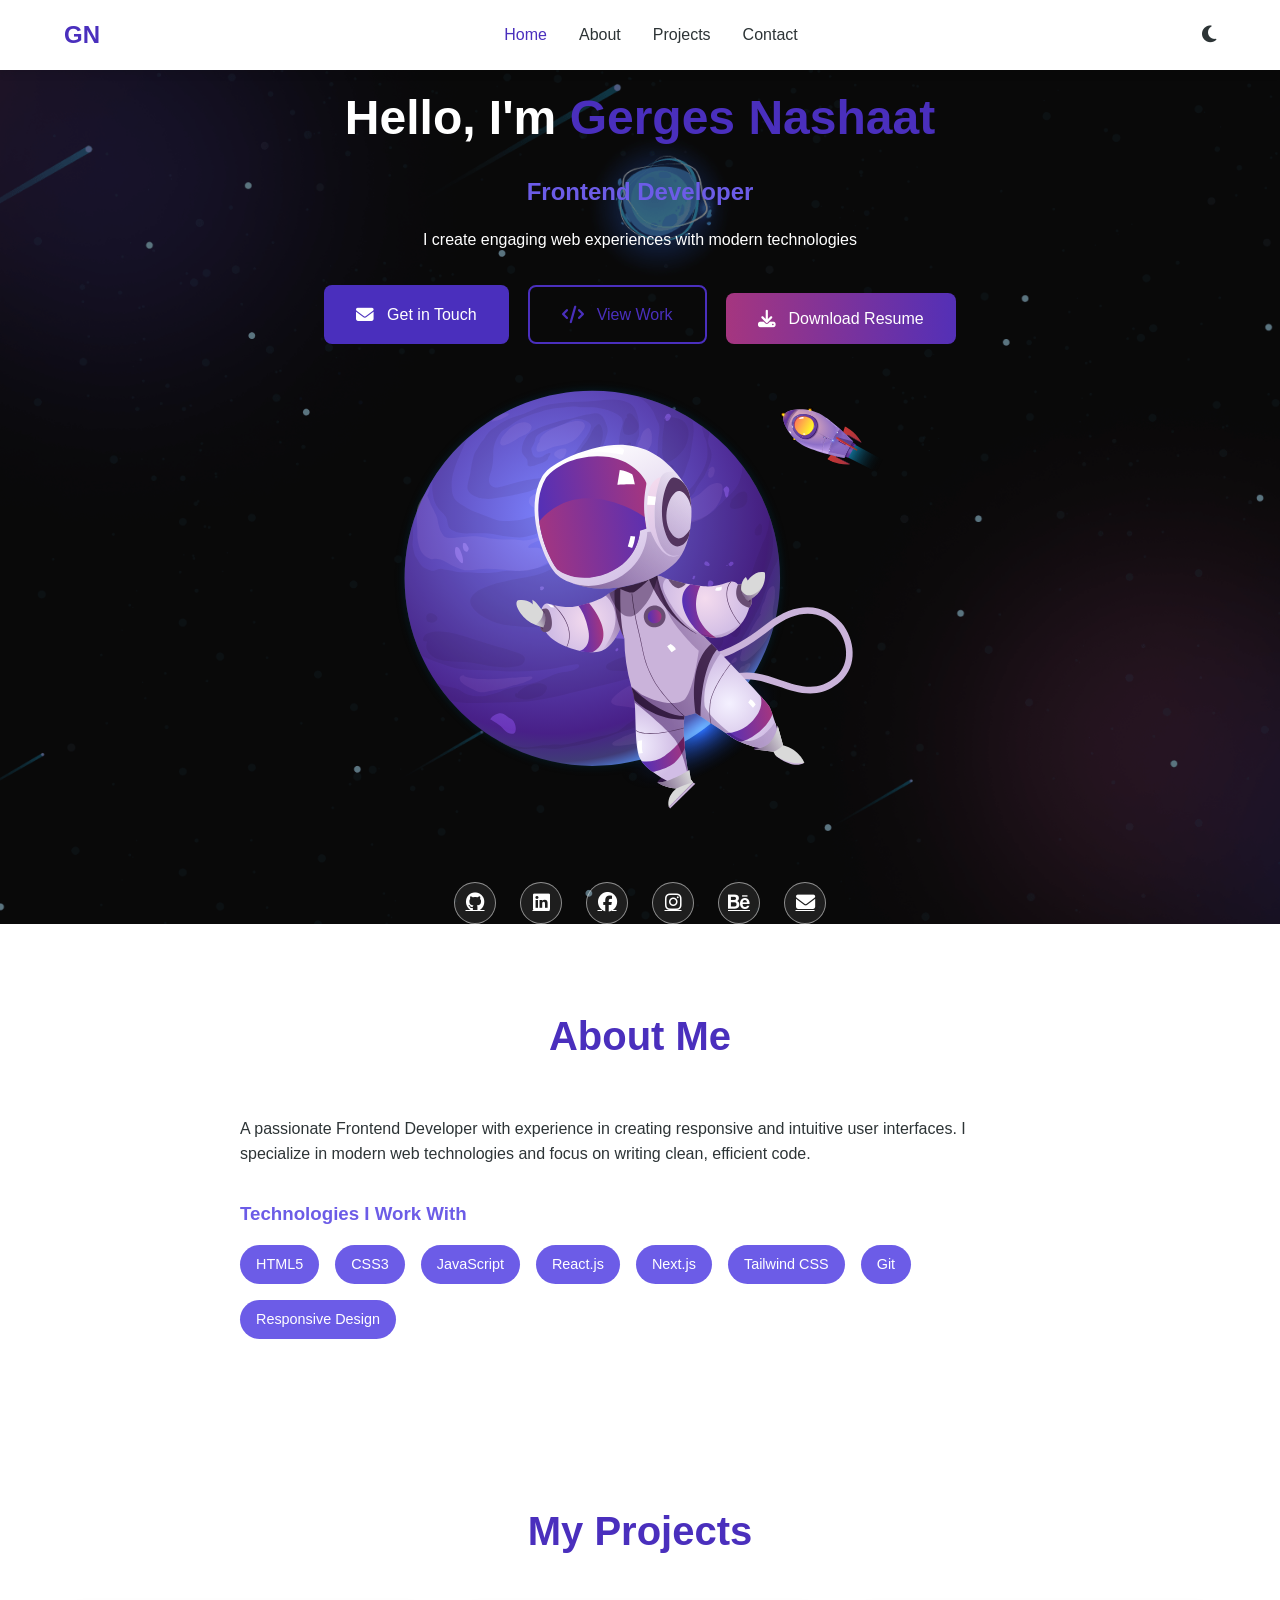
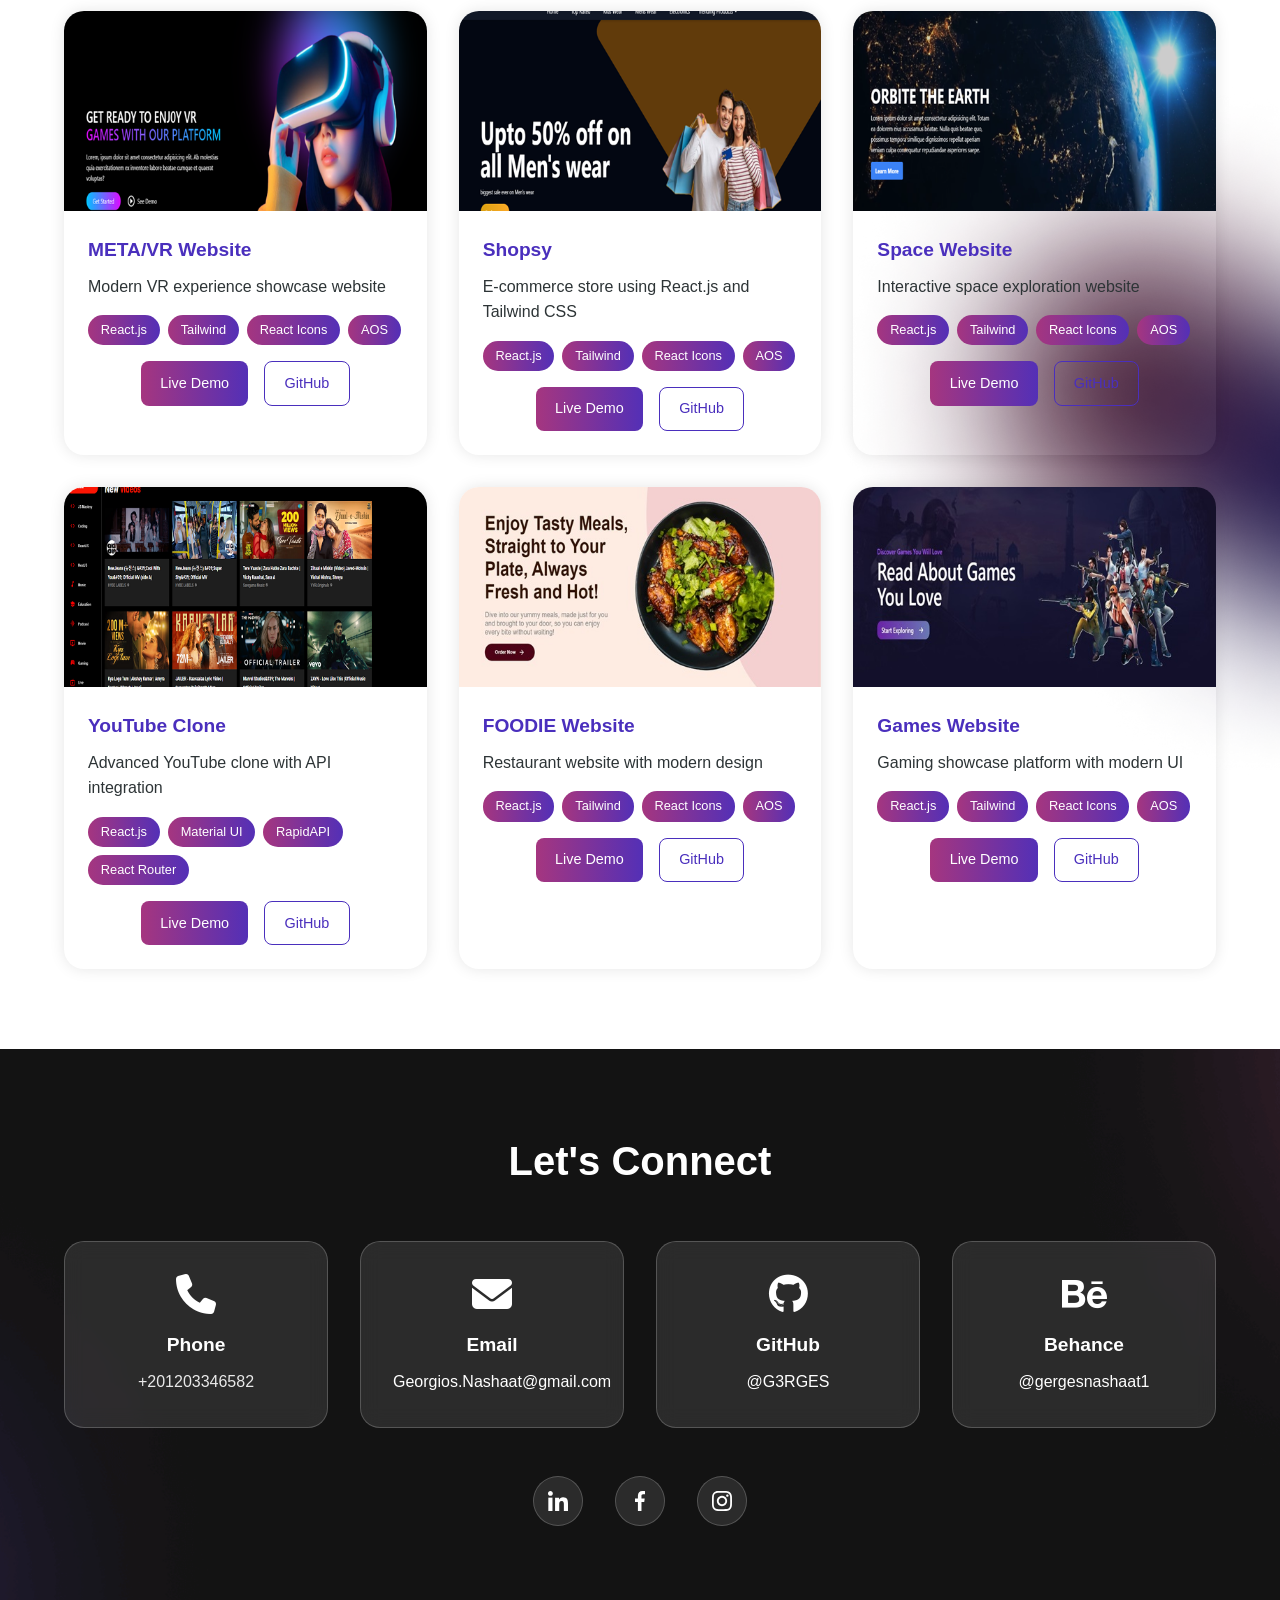
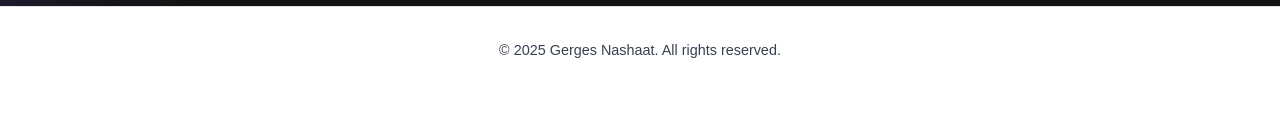
<file: index.html>
<!DOCTYPE html>
<html lang="en">
  <head>
    <meta charset="UTF-8" />
    <meta name="viewport" content="width=device-width, initial-scale=1.0" />
    <link
      rel="shortcut icon"
      href="./assets/img/header-img.svg"
      type="image/x-icon"
    />
    <title>Gerges Nashaat - Portfolio</title>
    <!-- CSS Files -->
    <link rel="stylesheet" href="css/styles.css" />
    <link rel="stylesheet" href="css/animations.css" />
    <!-- Font Awesome -->
    <link
      rel="stylesheet"
      href="https://cdnjs.cloudflare.com/ajax/libs/font-awesome/6.4.0/css/all.min.css"
    />
    <!-- Google Fonts -->
    <link
      href="https://fonts.googleapis.com/css2?family=Poppins:wght@400;500;600;700&display=swap"
      rel="stylesheet"
    />

    <!-- Manifest -->
    <link rel="manifest" href="./manifest.json" />
  </head>
  <body>
    <!-- Navigation -->
    <nav class="navbar">
      <div class="nav-brand">GN</div>
      <div class="nav-menu">
        <a href="#home" class="nav-link active">Home</a>
        <a href="#about" class="nav-link">About</a>
        <a href="#projects" class="nav-link">Projects</a>
        <a href="#contact" class="nav-link">Contact</a>
      </div>
      <div class="theme-toggle">
        <i class="fas fa-moon"></i>
      </div>
    </nav>

    <!-- Hero Section -->
    <section id="home" class="hero">
      <div class="hero-content" style="margin-top: 80px">
        <h1>Hello, I'm <span class="highlight">Gerges Nashaat</span></h1>
        <h2>Frontend Developer</h2>
        <p>I create engaging web experiences with modern technologies</p>
        <div class="cta-buttons">
          <a href="#contact" class="btn primary">
            <i class="fas fa-envelope"></i> Get in Touch
          </a>
          <a href="#projects" class="btn secondary">
            <i class="fas fa-code"></i> View Work
          </a>
          <a
            href="https://drive.google.com/file/d/1QNKcE3IFtMbjqRCV75UNqt_eO3OHC0xM/view?usp=sharing"
            target="_blank"
            rel="noopener noreferrer"
            class="btn primary resume-btn"
            onclick="downloadCV(); return false;"
          >
            <i class="fas fa-download"></i> Download Resume
          </a>
        </div>
      </div>
      <div class="hero-image">
        <img src="assets/img/header-img.svg" alt="Hero Illustration" />
      </div>
      <div class="social-links">
        <a
          href="https://github.com/G3RGES"
          target="_blank"
          rel="noopener noreferrer"
        >
          <i class="fab fa-github"></i>
        </a>
        <a
          href="https://www.linkedin.com/in/gergesnashaat/"
          target="_blank"
          rel="noopener noreferrer"
        >
          <i class="fab fa-linkedin"></i>
        </a>
        <a
          href="https://www.facebook.com/gerges.nashaat.95"
          target="_blank"
          rel="noopener noreferrer"
        >
          <i class="fab fa-facebook"></i>
        </a>
        <a
          href="https://www.instagram.com/gergesnashaat/"
          target="_blank"
          rel="noopener noreferrer"
        >
          <i class="fab fa-instagram"></i>
        </a>
        <a
          href="https://www.behance.net/gergesnashaat1"
          target="_blank"
          rel="noopener noreferrer"
        >
          <i class="fab fa-behance"></i>
        </a>
        <a href="mailto:Georgios.Nashaat@gmail.com">
          <i class="fas fa-envelope"></i>
        </a>
      </div>
    </section>

    <!-- About Section -->
    <section id="about" class="about">
      <h2 class="section-title">About Me</h2>
      <div class="about-content">
        <div class="about-text">
          <p>
            A passionate Frontend Developer with experience in creating
            responsive and intuitive user interfaces. I specialize in modern web
            technologies and focus on writing clean, efficient code.
          </p>
          <div class="skills">
            <div class="skill-category">
              <h3>Technologies I Work With</h3>
              <div class="skill-items">
                <span class="skill-item">HTML5</span>
                <span class="skill-item">CSS3</span>
                <span class="skill-item">JavaScript</span>
                <span class="skill-item">React.js</span>
                <span class="skill-item">Next.js</span>
                <span class="skill-item">Tailwind CSS</span>
                <span class="skill-item">Git</span>
                <span class="skill-item">Responsive Design</span>
              </div>
            </div>
          </div>
        </div>
      </div>
    </section>

    <!-- Projects Section -->
    <section id="projects" class="projects">
      <h2 class="section-title">My Projects</h2>
      <div class="project-grid">
        <!-- Project cards will be dynamically added here -->
      </div>
    </section>

    <!-- Contact Section -->
    <section id="contact" class="contact">
      <h2 class="section-title">Let's Connect</h2>
      <div class="contact-content">
        <div class="contact-grid">
          <div class="contact-card">
            <i class="fas fa-phone"></i>
            <h3>Phone</h3>
            <p>+201203346582</p>
          </div>
          <div class="contact-card">
            <i class="fas fa-envelope"></i>
            <h3>Email</h3>
            <a href="mailto:Georgios.Nashaat@gmail.com"
              >Georgios.Nashaat@gmail.com</a
            >
          </div>
          <div class="contact-card">
            <i class="fab fa-github"></i>
            <h3>GitHub</h3>
            <a
              href="https://github.com/G3RGES"
              target="_blank"
              rel="noopener noreferrer"
              >@G3RGES</a
            >
          </div>
          <div class="contact-card">
            <i class="fab fa-behance"></i>
            <h3>Behance</h3>
            <a
              href="https://www.behance.net/gergesnashaat1"
              target="_blank"
              rel="noopener noreferrer"
              >@gergesnashaat1</a
            >
          </div>
        </div>
        <div
          class="social-links"
          style="margin-top: 3rem; justify-content: center"
        >
          <a
            href="https://www.linkedin.com/in/gergesnashaat/"
            target="_blank"
            rel="noopener noreferrer"
          >
            <img src="assets/img/nav-icon1.svg" alt="LinkedIn" />
          </a>
          <a
            href="https://www.facebook.com/gerges.nashaat.95"
            target="_blank"
            rel="noopener noreferrer"
          >
            <img src="assets/img/nav-icon2.svg" alt="Facebook" />
          </a>
          <a
            href="https://www.instagram.com/gergesnashaat/"
            target="_blank"
            rel="noopener noreferrer"
          >
            <img src="assets/img/nav-icon3.svg" alt="Instagram" />
          </a>
        </div>
      </div>
    </section>

    <!-- Footer -->
    <footer class="footer">
      <div class="footer-content">
        <p>&copy; 2025 Gerges Nashaat. All rights reserved.</p>
      </div>
    </footer>

    <!-- JavaScript Files -->
    <script src="js/main.js"></script>
    <script src="js/animations.js"></script>
    <script src="js/projects.js"></script>
    <script>
      window.addEventListener("load", () => {
        navigator.serviceWorker.register("./sw.js").then((reg) => {
          console.log("Service Worker registered.", reg);
        });
      });
    </script>
  </body>
</html>
</file>
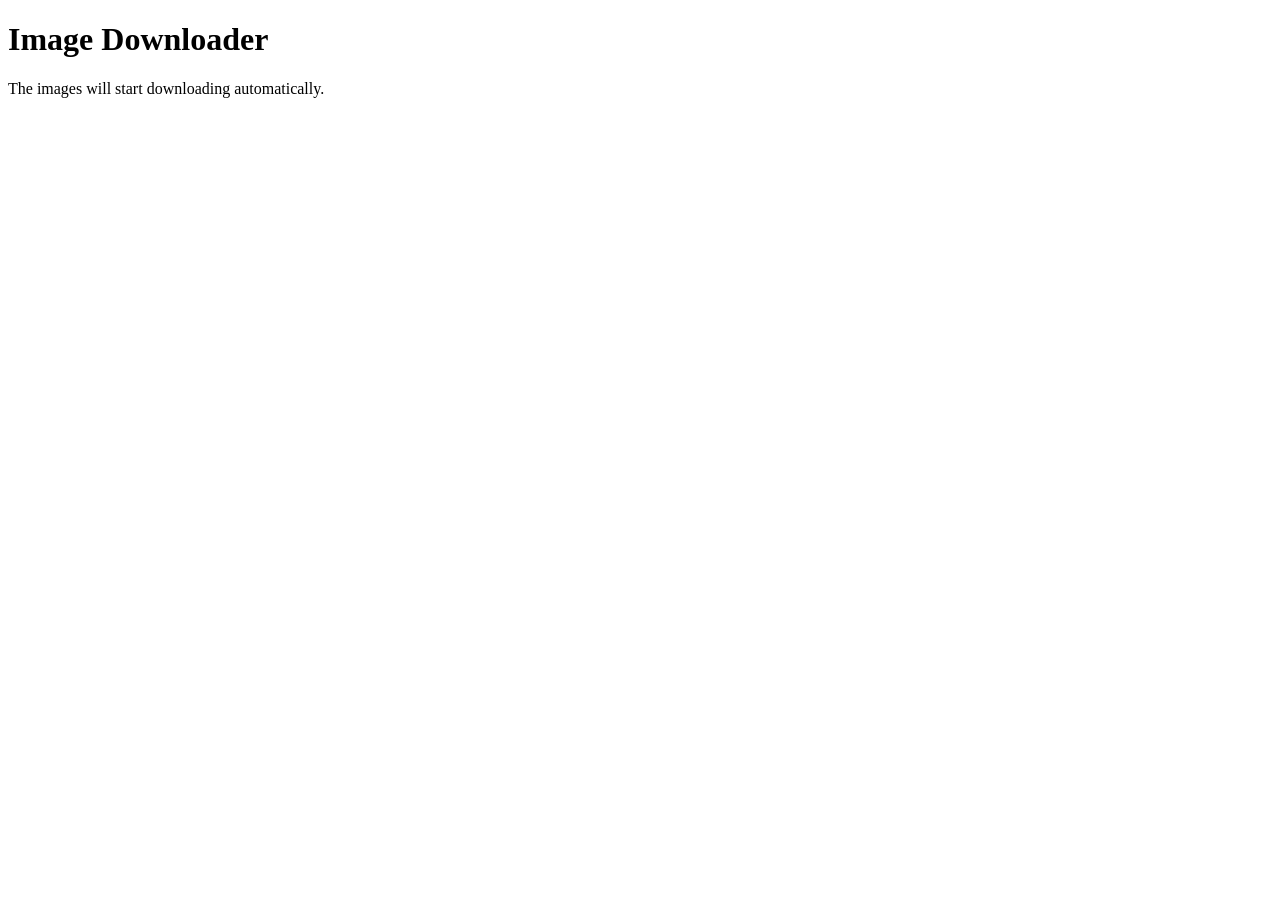
<file: download_images.html>
<!DOCTYPE html>
<html>
  <head>
    <title>Download Portfolio Images</title>
  </head>
  <body>
    <h1>Image Downloader</h1>
    <p>The images will start downloading automatically.</p>
    <script src="js/download_images.js"></script>
  </body>
</html>
</file>
<file: css/styles.css>
/* Base Styles */
:root {
  --primary-color: #4a2fbd;
  --secondary-color: #aa367c;
  --text-color: #2d3436;
  --bg-color: #ffffff;
  --accent-color: #6c5ce7;
  --border-color: #dfe6e9;
  --gradient: linear-gradient(90.21deg, #aa367c -5.91%, #4a2fbd 111.58%);
  --hover-color: #a29bfe;
  --transition: all 0.3s ease;
} /* Dark Theme Colors */
[data-theme="dark"] {
  --primary-color: #818cf8;
  --secondary-color: #6366f1;
  --text-color: #f3f4f6;
  --bg-color: #111827;
  --accent-color: #4f46e5;
  --border-color: #374151;
}

* {
  margin: 0;
  padding: 0;
  box-sizing: border-box;
}

html {
  scroll-behavior: smooth;
}

body {
  font-family: "Inter", sans-serif;
  line-height: 1.6;
  color: var(--text-color);
  background-color: var(--bg-color);
  transition: var(--transition);
}

/* Navigation */
.navbar {
  position: fixed;
  top: 0;
  width: 100%;
  display: flex;
  justify-content: space-between;
  align-items: center;
  padding: 1rem 5%;
  background-color: var(--bg-color);
  box-shadow: 0 2px 10px rgba(0, 0, 0, 0.1);
  z-index: 1000;
}

.nav-brand {
  font-size: 1.5rem;
  font-weight: 700;
  color: var(--primary-color);
}

.nav-menu {
  display: flex;
  gap: 2rem;
}

.nav-link {
  text-decoration: none;
  color: var(--text-color);
  font-weight: 500;
  transition: var(--transition);
}

.nav-link:hover,
.nav-link.active {
  color: var(--primary-color);
}

.theme-toggle {
  cursor: pointer;
  font-size: 1.2rem;
}

/* Hero Section */
.hero {
  min-height: 100vh;
  display: flex;
  flex-direction: column;
  justify-content: center;
  align-items: center;
  padding: 0 5%;
  text-align: center;
  background-image: url("../assets/img/banner-bg.png");
  background-position: top center;
  background-size: cover;
  background-repeat: no-repeat;
  position: relative;
}

.hero::before {
  content: "";
  position: absolute;
  top: 0;
  left: 0;
  right: 0;
  bottom: 0;
  background: rgba(0, 0, 0, 0.5);
  z-index: 1;
}

.hero-content {
  position: relative;
  z-index: 2;
  color: white;
}

.hero-image {
  position: relative;
  z-index: 2;
  margin-top: 2rem;
  max-width: 500px;
  animation: floatAnimation 3s ease-in-out infinite;
}

.hero-image img {
  width: 100%;
  height: auto;
}

@keyframes floatAnimation {
  0% {
    transform: translateY(0);
  }
  50% {
    transform: translateY(-20px);
  }
  100% {
    transform: translateY(0);
  }
}

.hero-content h1 {
  font-size: 3rem;
  margin-bottom: 1rem;
}

.hero-content h2 {
  font-size: 1.5rem;
  color: var(--accent-color);
  margin-bottom: 1rem;
}

.highlight {
  color: var(--primary-color);
}

.cta-buttons {
  margin-top: 2rem;
  display: flex;
  gap: 1.2rem;
  justify-content: center;
  flex-wrap: wrap;
}

.btn {
  padding: 0.8rem 2rem;
  border-radius: 8px;
  text-decoration: none;
  font-weight: 500;
  transition: var(--transition);
  display: inline-flex;
  align-items: center;
  gap: 0.8rem;
  cursor: pointer;
  font-size: 1rem;
}

.btn i {
  font-size: 1.1rem;
}

.resume-btn {
  background: var(--gradient);
  border: none;
  margin-top: 0.5rem;
  color: white;
}

.resume-btn:hover {
  opacity: 0.95;
  box-shadow: 0 4px 15px rgba(0, 0, 0, 0.2);
  transform: translateY(-3px);
}

.btn.primary {
  background-color: var(--primary-color);
  color: white;
}

.btn.secondary {
  background-color: transparent;
  border: 2px solid var(--primary-color);
  color: var(--primary-color);
}

.btn:hover {
  transform: translateY(-2px);
}

.hero .social-links {
  margin-top: 3rem;
  display: flex;
  gap: 1.5rem;
  justify-content: center;
  position: relative;
  z-index: 3;
}

.hero .social-links a {
  width: 42px;
  height: 42px;
  background: rgba(217, 217, 217, 0.1);
  display: flex;
  align-items: center;
  justify-content: center;
  border-radius: 50%;
  border: 1px solid rgba(255, 255, 255, 0.5);
  transition: var(--transition);
  color: white;
  font-size: 1.2rem;
  backdrop-filter: blur(4px);
}

.hero .social-links a i {
  transition: var(--transition);
}

.hero .social-links a:hover {
  background: white;
  transform: translateY(-2px);
  border-color: transparent;
}

.hero .social-links a:hover i {
  color: var(--primary-color);
}

/* About Section */
.about {
  padding: 5rem 5%;
}

.section-title {
  font-size: 2.5rem;
  text-align: center;
  margin-bottom: 3rem;
  color: var(--primary-color);
}

.about-content {
  max-width: 800px;
  margin: 0 auto;
}

.skills {
  margin-top: 2rem;
}

.skill-category h3 {
  margin-bottom: 1rem;
  color: var(--accent-color);
}

.skill-items {
  display: flex;
  flex-wrap: wrap;
  gap: 1rem;
}

.skill-item {
  background-color: var(--accent-color);
  color: white;
  padding: 0.5rem 1rem;
  border-radius: 20px;
  font-size: 0.9rem;
}

/* Projects Section */
.projects {
  padding: 5rem 5%;
  background-color: var(--bg-color);
  background-image: url("../assets/img/color-sharp2.png");
  background-position: right center;
  background-repeat: no-repeat;
  background-size: 35% auto;
}

.project-grid {
  display: grid;
  grid-template-columns: repeat(auto-fit, minmax(300px, 1fr));
  gap: 2rem;
  max-width: 1200px;
  margin: 0 auto;
}

.project-card {
  background: rgba(255, 255, 255, 0.05);
  border-radius: 20px;
  overflow: hidden;
  box-shadow: 0 0 15px rgba(0, 0, 0, 0.1);
  transition: var(--transition);
}

.project-image {
  position: relative;
  overflow: hidden;
  height: 200px;
}

.project-image img {
  width: 100%;
  height: 100%;
  object-fit: cover;
  transition: transform 0.5s ease;
}

.project-card:hover .project-image img {
  transform: scale(1.1);
}

.project-info {
  padding: 1.5rem;
}

.project-info h3 {
  color: var(--primary-color);
  margin-bottom: 0.5rem;
  font-size: 1.2rem;
}

.project-technologies {
  display: flex;
  flex-wrap: wrap;
  gap: 0.5rem;
  margin: 1rem 0;
}

.tech-tag {
  background: var(--gradient);
  color: white;
  padding: 0.3rem 0.8rem;
  border-radius: 15px;
  font-size: 0.8rem;
}

.project-links {
  display: flex;
  gap: 1rem;
  margin-top: 1rem;
  justify-content: center;
}

.project-links .btn {
  font-size: 0.9rem;
  padding: 0.6rem 1.2rem;
}

.project-links .btn.primary {
  background: var(--gradient);
  border: none;
}

.project-links .btn.secondary {
  border: 1px solid var(--primary-color);
  color: var(--primary-color);
}

.project-links .btn:hover {
  opacity: 0.9;
  transform: translateY(-2px);
  box-shadow: 0 5px 15px rgba(0, 0, 0, 0.1);
}

.hover-lift {
  transition: transform 0.3s ease;
}

.hover-lift:hover {
  transform: translateY(-10px);
}

/* Contact Section */
.contact {
  padding: 5rem 5%;
  background: var(--gradient);
  color: white;
  position: relative;
  overflow: hidden;
  background-image: url("../assets/img/footer-bg.png");
  background-position: center;
  background-size: cover;
  background-repeat: no-repeat;
}

.contact::before {
  content: "";
  position: absolute;
  top: 0;
  left: 0;
  width: 100%;
  height: 100%;
  background: rgba(0, 0, 0, 0.1);
  z-index: 1;
}

.contact .section-title {
  position: relative;
  z-index: 2;
  color: white;
}

.contact-content {
  position: relative;
  z-index: 2;
  max-width: 1200px;
  margin: 0 auto;
}

.contact-grid {
  display: grid;
  grid-template-columns: repeat(auto-fit, minmax(250px, 1fr));
  gap: 2rem;
  margin-top: 3rem;
}

.contact-card {
  background: rgba(255, 255, 255, 0.1);
  backdrop-filter: blur(10px);
  padding: 2rem;
  border-radius: 20px;
  text-align: center;
  transition: var(--transition);
  border: 1px solid rgba(255, 255, 255, 0.2);
}

.contact-card:hover {
  transform: translateY(-10px);
  background: rgba(255, 255, 255, 0.2);
  box-shadow: 0 10px 30px rgba(0, 0, 0, 0.1);
}

.contact-card i {
  font-size: 2.5rem;
  margin-bottom: 1rem;
  color: white;
}

.contact-card h3 {
  margin-bottom: 0.5rem;
  color: white;
  font-size: 1.2rem;
}

.contact-card a {
  color: white;
  text-decoration: none;
  transition: var(--transition);
}

.contact-card a:hover {
  color: var(--accent-color);
}

.contact-card p {
  color: rgba(255, 255, 255, 0.9);
}

.contact .social-links {
  margin-top: 3rem;
  display: flex;
  justify-content: center;
  gap: 2rem;
}

.contact .social-links a {
  color: white;
  font-size: 1.8rem;
  transition: var(--transition);
  width: 50px;
  height: 50px;
  display: flex;
  align-items: center;
  justify-content: center;
  border-radius: 50%;
  background: rgba(255, 255, 255, 0.1);
  border: 1px solid rgba(255, 255, 255, 0.2);
}

.contact .social-links a img {
  width: 20px;
  height: 20px;
  filter: brightness(0) invert(1);
  transition: var(--transition);
}

.contact .social-links a:hover {
  background: white;
  transform: translateY(-5px);
  border-color: transparent;
}

.contact .social-links a:hover img {
  filter: brightness(0);
} /* Footer */
.footer {
  padding: 2rem 5%;
  text-align: center;
  background-color: var(--bg-color);
  color: #111827;
  border-top: 1px solid var(--border-color);
  font-size: 0.9rem;
  margin-bottom: 20px;
  position: relative;
  z-index: 2;

  color: #374151;
}

/* Responsive Design */
@media (max-width: 768px) {
  .nav-menu {
    display: none;
  }

  .hero-content h1 {
    font-size: 2rem;
  }

  .project-grid {
    grid-template-columns: 1fr;
  }
}
</file>
<file: css/animations.css>
/* Animations */
@keyframes fadeIn {
  from {
    opacity: 0;
    transform: translateY(20px);
  }
  to {
    opacity: 1;
    transform: translateY(0);
  }
}

@keyframes slideIn {
  from {
    transform: translateX(-100%);
  }
  to {
    transform: translateX(0);
  }
}

@keyframes scaleIn {
  from {
    transform: scale(0.8);
    opacity: 0;
  }
  to {
    transform: scale(1);
    opacity: 1;
  }
}

/* Animation Classes */
.fade-in {
  animation: fadeIn 1s ease forwards;
}

.slide-in {
  animation: slideIn 0.8s ease forwards;
}

.scale-in {
  animation: scaleIn 0.5s ease forwards;
}

/* Animate elements when they become visible */
.animate-on-scroll {
  opacity: 0;
  transform: translateY(20px);
  transition: opacity 0.6s ease, transform 0.6s ease;
}

.animate-on-scroll.visible {
  opacity: 1;
  transform: translateY(0);
}

/* Hover Animations */
.hover-lift {
  transition: transform 0.3s ease;
}

.hover-lift:hover {
  transform: translateY(-5px);
}

.hover-glow {
  transition: box-shadow 0.3s ease;
}

.hover-glow:hover {
  box-shadow: 0 0 15px var(--primary-color);
}
</file>
